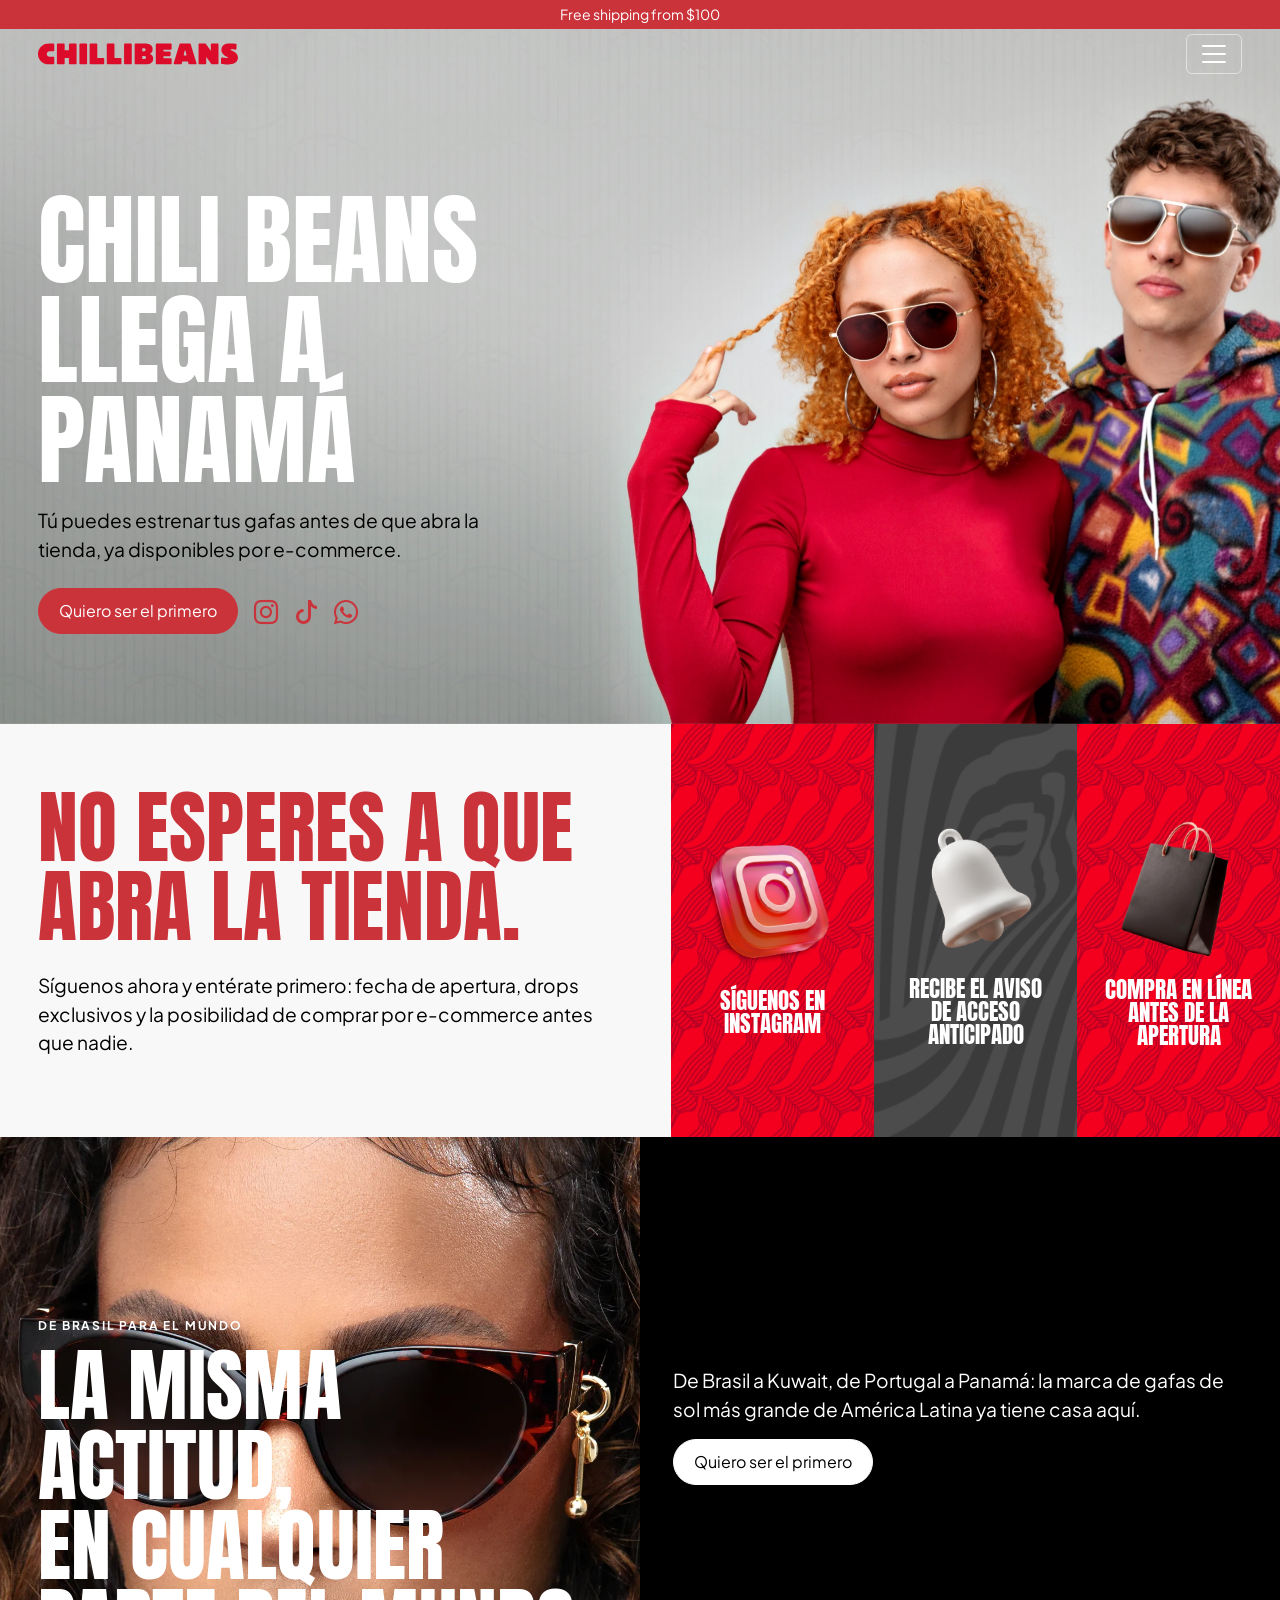
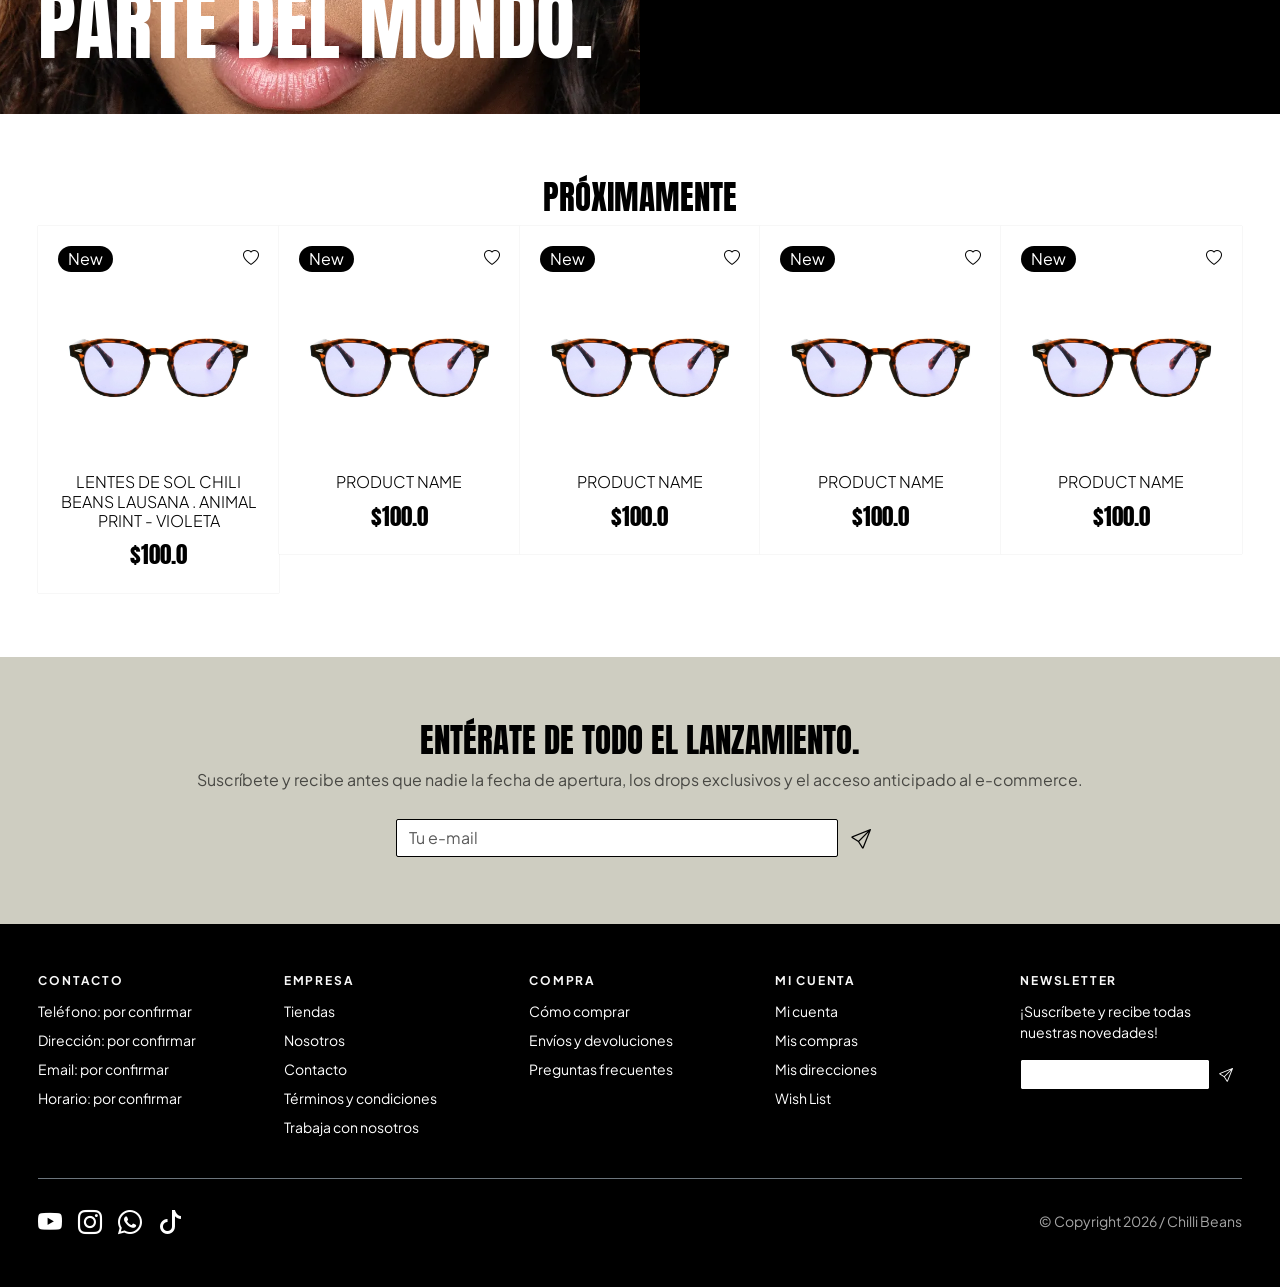
<file: index.html>
<!doctype html>
<html lang="es">
  <head>
    <meta charset="UTF-8" />
    <meta name="viewport" content="width=device-width, initial-scale=1.0" />
    <title>CHILI BEANS</title>
    <link
      href="https://cdn.jsdelivr.net/npm/bootstrap@5.3.8/dist/css/bootstrap.min.css"
      rel="stylesheet"
      integrity="sha384-sRIl4kxILFvY47J16cr9ZwB07vP4J8+LH7qKQnuqkuIAvNWLzeN8tE5YBujZqJLB"
      crossorigin="anonymous"
    />
    <link
      rel="stylesheet"
      href="https://cdn.jsdelivr.net/npm/bootstrap-icons@1.11.3/font/bootstrap-icons.min.css"
    />

    <link rel="stylesheet" href="style.css" />
  </head>
  <body>
    <nav class="navbar navbar-expand-xxl fixed-top navbar-light p-0 d-block">
      <div class="container-fluid bg-red d-block py-1 text-center small">
        Free shipping from $100
      </div>

      <div class="container-fluid py-0 my-0 border-bottom border-black">
        <a class="navbar-brand" href="#"
          ><img src="logo.svg" width="200" height="40" alt="Chilli Beans"
        /></a>
        <button
          class="navbar-toggler"
          type="button"
          data-bs-toggle="collapse"
          data-bs-target="#mainNav"
          aria-controls="mainNav"
          aria-expanded="false"
          aria-label="Toggle navigation"
        >
          <span class="navbar-toggler-icon"></span>
        </button>

        <div class="collapse navbar-collapse" id="mainNav">
          <ul class="navbar-nav ms-auto">
            <li class="nav-item">
              <a class="nav-link" href="#">Sale</a>
            </li>
            <li class="nav-item">
              <a class="nav-link" href="#">New in</a>
            </li>
            <li class="nav-item">
              <a class="nav-link" href="#">Lentes de sol</a>
            </li>
            <li class="nav-item">
              <a class="nav-link" href="#">Armazones</a>
            </li>
            <li class="nav-item">
              <a class="nav-link" href="#">Accesorios</a>
            </li>
            <li class="nav-item dropdown">
              <a
                class="nav-link dropdown-toggle"
                href="#"
                role="button"
                data-bs-toggle="dropdown"
                aria-expanded="false"
                >Estilos</a
              >
              <ul class="dropdown-menu">
                <li><a class="dropdown-item" href="#">Clásicos</a></li>
                <li><a class="dropdown-item" href="#">Deportivo / Sport</a></li>
                <li>
                  <a class="dropdown-item" href="#">Tendencia / Trendy</a>
                </li>
                <li><a class="dropdown-item" href="#">Coloridos</a></li>
                <li><a class="dropdown-item" href="#">Minimalistas</a></li>
              </ul>
            </li>
            <li class="nav-item dropdown">
              <a
                class="nav-link dropdown-toggle"
                href="#"
                role="button"
                data-bs-toggle="dropdown"
                aria-expanded="false"
                >Colecciones</a
              >
              <ul class="dropdown-menu">
                <li><a class="dropdown-item" href="#">Chilli Beans</a></li>
                <li><a class="dropdown-item" href="#">Óptica</a></li>
                <li><a class="dropdown-item" href="#">Eco</a></li>
                <li><a class="dropdown-item" href="#">Alok</a></li>
                <li><a class="dropdown-item" href="#">Reebok</a></li>
                <li><a class="dropdown-item" href="#">Beatles</a></li>
                <li><a class="dropdown-item" href="#">NBA</a></li>
                <li><a class="dropdown-item" href="#">Anitta</a></li>
                <li><a class="dropdown-item" href="#">Volkswagen</a></li>
                <li><a class="dropdown-item" href="#">Havaianas</a></li>
              </ul>
            </li>
            <li class="nav-item">
              <a class="nav-link" href="#">Contacto</a>
            </li>
            <li class="nav-item">
              <a class="nav-link" href="#" aria-label="Mi cuenta"
                ><i class="bi bi-person fs-5" aria-hidden="true"></i
              ></a>
            </li>
            <li class="nav-item">
              <a class="nav-link" href="#" aria-label="Bolsa de compras"
                ><i class="bi bi-bag fs-5" aria-hidden="true"></i
              ></a>
            </li>
            <li class="nav-item">
              <form class="d-flex align-items-center px-2" role="search">
                <input
                  class="form-control form-control-sm mb-2 mb-lg-0"
                  type="search"
                  placeholder="Buscar"
                  aria-label="Buscar"
                />
                <button class="btn btn-sm" type="submit" aria-label="Buscar">
                  <i class="bi bi-search" aria-hidden="true"></i>
                </button>
              </form>
            </li>
          </ul>
        </div>
      </div>
    </nav>

    <main>
      <!-- Hero -->
      <section
        class="bg-white position-relative overflow-hidden hero d-flex align-items-end"
      >
        <img
          src="hero4.webp"
          class="position-absolute top-0 start-0 w-100 h-100 object-fit-cover"
          alt=""
        />
        <div class="container-fluid position-relative w-100">
          <div class="row">
            <div class="col-lg-5">
              <h1 class="text-white mb-3">Chili beans </br> llega a Panamá</h1>
              <p class="text-md">
                Tú puedes estrenar tus gafas antes de que abra la tienda, ya
                disponibles por e-commerce.
              </p>
              <div class="d-flex flex-wrap align-items-center gap-3 mt-4">
                <a href="#acceso" class="btn-brand"
                  ><span class="hover-fx"></span
                  ><span class="btn-text">Quiero ser el primero</span></a
                >
                <a href="#siguenos" aria-label="Instagram"
                  ><i class="bi bi-instagram fs-4" aria-hidden="true"></i
                ></a>
                <a href="#siguenos" aria-label="TikTok"
                  ><i class="bi bi-tiktok fs-4" aria-hidden="true"></i
                ></a>
                <a href="#siguenos" aria-label="WhatsApp"
                  ><i class="bi bi-whatsapp fs-4" aria-hidden="true"></i
                ></a>
              </div>
            </div>
          </div>
        </div>
      </section>

      <!-- Acceso anticipado -->
      <section class="bg-smoke py-5 py-lg-0" id="acceso">
        <div class="container-fluid pe-lg-4">
          <div class="row g-5">
            <div
              class="col-lg-6 d-flex flex-column justify-content-center py-gutter"
            >
              <h2 class="impact mb-4 red-text" style="max-width: 700px">
                No esperes a que abra la tienda.
              </h2>
              <p class="text-md" style="max-width: 700px">
                Síguenos ahora y entérate primero: fecha de apertura, drops
                exclusivos y la posibilidad de comprar por e-commerce antes que
                nadie.
              </p>
            </div>
            <div class="col-lg-6 pe-lg-0">
              <div class="row row-cols-1 g-2 g-lg-0 row-cols-md-3 h-100">
                <div class="col">
                  <div
                    class="card-step"
                    style="
                      background-image: url(texture.webp);
                      min-height: 100px;
                    "
                  >
                    <a
                      href="https://www.instagram.com/chillibeans.panama/"
                      target="_blank"
                      rel="noopener"
                      ><img
                        src="insta.webp"
                        alt="Instagram de Chilli Beans Panamá"
                    /></a>
                    Síguenos en Instagram
                  </div>
                </div>
                <div class="col">
                  <div
                    class="card-step"
                    style="
                      background-image: url(texture-2.webp);
                      min-height: 100px;
                    "
                  >
                    <img src="notified.webp" /> Recibe el aviso de acceso
                    anticipado
                  </div>
                </div>
                <div class="col">
                  <div
                    class="card-step"
                    style="
                      background-image: url(texture.webp);
                      min-height: 100px;
                    "
                  >
                    <img src="shopbag.webp" />
                    Compra en línea antes de la apertura
                  </div>
                </div>
              </div>
            </div>
          </div>
        </div>
      </section>

      <!-- Actitud global -->
      <section class="split">
        <div
          class="bg-red"
          style="
            background-image: url(&quot;concept-3.webp&quot;);
            background-size: cover;
            background-position: center;
            padding-top: 20vh;
          "
        >
          <p class="eyebrow">De Brasil para el mundo</p>
          <p class="impact">
            La misma actitud,<br />en cualquier parte del mundo.
          </p>
        </div>
        <div class="bg-black d-flex flex-column justify-content-center">
          <p class="text-md">
            De Brasil a Kuwait, de Portugal a Panamá: la marca de gafas de sol
            más grande de América Latina ya tiene casa aquí.
          </p>
          <a href="#acceso" class="btn-two"
            ><span class="hover-fx"></span
            ><span class="btn-text">Quiero ser el primero</span></a
          >
        </div>
      </section>

      <!-- Universo / productos -->
      <section class="bg-white">
        <div class="container-fluid">
          <h2 class="text-center">Próximamente</h2>
          <div class="row row-cols-2 row-cols-md-3 row-cols-lg-5 g-0">
            <div class="col">
              <div class="product-card">
                <header>
                  <div class="tags">
                    <span class="product-tag">New</span>
                    <span class="favorite" aria-label="Agregar a favoritos">
                      <i class="bi bi-heart"></i>
                    </span>
                  </div>
                  <img class="product-img" src="01.webp" alt="" />
                  <img class="product-img" src="02.webp" alt="" />
                </header>
                <div class="card-content">
                  <h3>
                    Lentes de Sol Chili Beans Lausana . Animal Print - Violeta
                  </h3>
                  <span class="product-price">$100.0</span>
                </div>
              </div>
            </div>
            <div class="col">
              <div class="product-card">
                <header>
                  <div class="tags">
                    <span class="product-tag">New</span>
                    <span class="favorite" aria-label="Agregar a favoritos">
                      <i class="bi bi-heart"></i>
                    </span>
                  </div>
                  <img class="product-img" src="01.webp" alt="" />
                  <img class="product-img" src="02.webp" alt="" />
                </header>
                <div class="card-content">
                  <h3>Product Name</h3>
                  <span class="product-price">$100.0</span>
                </div>
              </div>
            </div>
            <div class="col">
              <div class="product-card">
                <header>
                  <div class="tags">
                    <span class="product-tag">New</span>
                    <span class="favorite" aria-label="Agregar a favoritos">
                      <i class="bi bi-heart"></i>
                    </span>
                  </div>
                  <img class="product-img" src="01.webp" alt="" />
                  <img class="product-img" src="02.webp" alt="" />
                </header>
                <div class="card-content">
                  <h3>Product Name</h3>
                  <span class="product-price">$100.0</span>
                </div>
              </div>
            </div>
            <div class="col">
              <div class="product-card">
                <header>
                  <div class="tags">
                    <span class="product-tag">New</span>
                    <span class="favorite" aria-label="Agregar a favoritos">
                      <i class="bi bi-heart"></i>
                    </span>
                  </div>
                  <img class="product-img" src="01.webp" alt="" />
                  <img class="product-img" src="02.webp" alt="" />
                </header>
                <div class="card-content">
                  <h3>Product Name</h3>
                  <span class="product-price">$100.0</span>
                </div>
              </div>
            </div>
            <div class="col">
              <div class="product-card">
                <header>
                  <div class="tags">
                    <span class="product-tag">New</span>
                    <span class="favorite" aria-label="Agregar a favoritos">
                      <i class="bi bi-heart"></i>
                    </span>
                  </div>
                  <img class="product-img" src="01.webp" alt="" />
                  <img class="product-img" src="02.webp" alt="" />
                </header>
                <div class="card-content">
                  <h3>Product Name</h3>
                  <span class="product-price">$100.0</span>
                </div>
              </div>
            </div>
          </div>
        </div>
      </section>

      <!-- Newsletter -->
      <section class="bg-cream" id="newsletter">
        <div class="container-fluid text-center">
          <h2>Entérate de todo el lanzamiento.</h2>
          <p class="text-muted mx-auto">
            Suscríbete y recibe antes que nadie la fecha de apertura, los drops
            exclusivos y el acceso anticipado al e-commerce.
          </p>
          <div class="row justify-content-center mt-4">
            <div class="col-md-8 col-lg-5">
              <form class="d-flex align-items-center">
                <input
                  class="form-control"
                  type="email"
                  placeholder="Tu e-mail"
                  aria-label="Tu e-mail"
                  required
                />
                <button class="btn" type="submit" aria-label="Suscribirme">
                  <i class="bi bi-send fs-5" aria-hidden="true"></i>
                </button>
              </form>
            </div>
          </div>
        </div>
      </section>

      <!-- Síguenos -->

      <footer class="bg-black py-5">
        <div class="container-fluid">
          <div class="row row-cols-2 row-cols-md-3 row-cols-lg-5 g-4">
            <div class="col">
              <p class="eyebrow">Contacto</p>
              <ul class="list-unstyled small">
                <li class="mb-2">Teléfono: por confirmar</li>
                <li class="mb-2">Dirección: por confirmar</li>
                <li class="mb-2">Email: por confirmar</li>
                <li class="mb-2">Horario: por confirmar</li>
              </ul>
            </div>
            <div class="col">
              <p class="eyebrow">Empresa</p>
              <ul class="list-unstyled small">
                <li class="mb-2"><a href="#">Tiendas</a></li>
                <li class="mb-2"><a href="#">Nosotros</a></li>
                <li class="mb-2"><a href="#">Contacto</a></li>
                <li class="mb-2"><a href="#">Términos y condiciones</a></li>
                <li class="mb-2"><a href="#">Trabaja con nosotros</a></li>
              </ul>
            </div>
            <div class="col">
              <p class="eyebrow">Compra</p>
              <ul class="list-unstyled small">
                <li class="mb-2"><a href="#">Cómo comprar</a></li>
                <li class="mb-2"><a href="#">Envíos y devoluciones</a></li>
                <li class="mb-2"><a href="#">Preguntas frecuentes</a></li>
              </ul>
            </div>
            <div class="col">
              <p class="eyebrow">Mi cuenta</p>
              <ul class="list-unstyled small">
                <li class="mb-2"><a href="#">Mi cuenta</a></li>
                <li class="mb-2"><a href="#">Mis compras</a></li>
                <li class="mb-2"><a href="#">Mis direcciones</a></li>
                <li class="mb-2"><a href="#">Wish List</a></li>
              </ul>
            </div>
            <div class="col-12 col-lg">
              <p class="eyebrow">Newsletter</p>
              <p class="small">
                ¡Suscríbete y recibe todas nuestras novedades!
              </p>
              <form class="d-flex align-items-center">
                <input
                  class="form-control form-control-sm"
                  type="email"
                  placeholder="Tu e-mail"
                  aria-label="Tu e-mail"
                  required
                />
                <button
                  class="btn btn-sm"
                  type="submit"
                  aria-label="Suscribirme"
                >
                  <i class="bi bi-send" aria-hidden="true"></i>
                </button>
              </form>
            </div>
          </div>

          <div
            class="d-flex flex-wrap justify-content-between align-items-center gap-3 border-top border-secondary pt-4 mt-4"
          >
            <div class="d-flex gap-3">
              <a href="#" aria-label="YouTube"
                ><i class="bi bi-youtube fs-4" aria-hidden="true"></i
              ></a>
              <a
                href="https://www.instagram.com/chillibeans.panama/"
                target="_blank"
                rel="noopener"
                aria-label="Instagram"
                ><i class="bi bi-instagram fs-4" aria-hidden="true"></i
              ></a>
              <a href="#" aria-label="WhatsApp"
                ><i class="bi bi-whatsapp fs-4" aria-hidden="true"></i
              ></a>
              <a href="#" aria-label="TikTok"
                ><i class="bi bi-tiktok fs-4" aria-hidden="true"></i
              ></a>
            </div>
            <p class="text-muted small m-0">© Copyright 2026 / Chilli Beans</p>
          </div>
        </div>
      </footer>
    </main>
    <script
      src="https://cdn.jsdelivr.net/npm/bootstrap@5.3.3/dist/js/bootstrap.bundle.min.js"
      integrity="sha384-YvpcrYf0tY3lHB60NNkmXc5s9fDVZLESaAA55NDzOxhy9GkcIdslK1eN7N6jIeHz"
      crossorigin="anonymous"
    ></script>
    <script src="script.js"></script>
  </body>
</html>
</file>
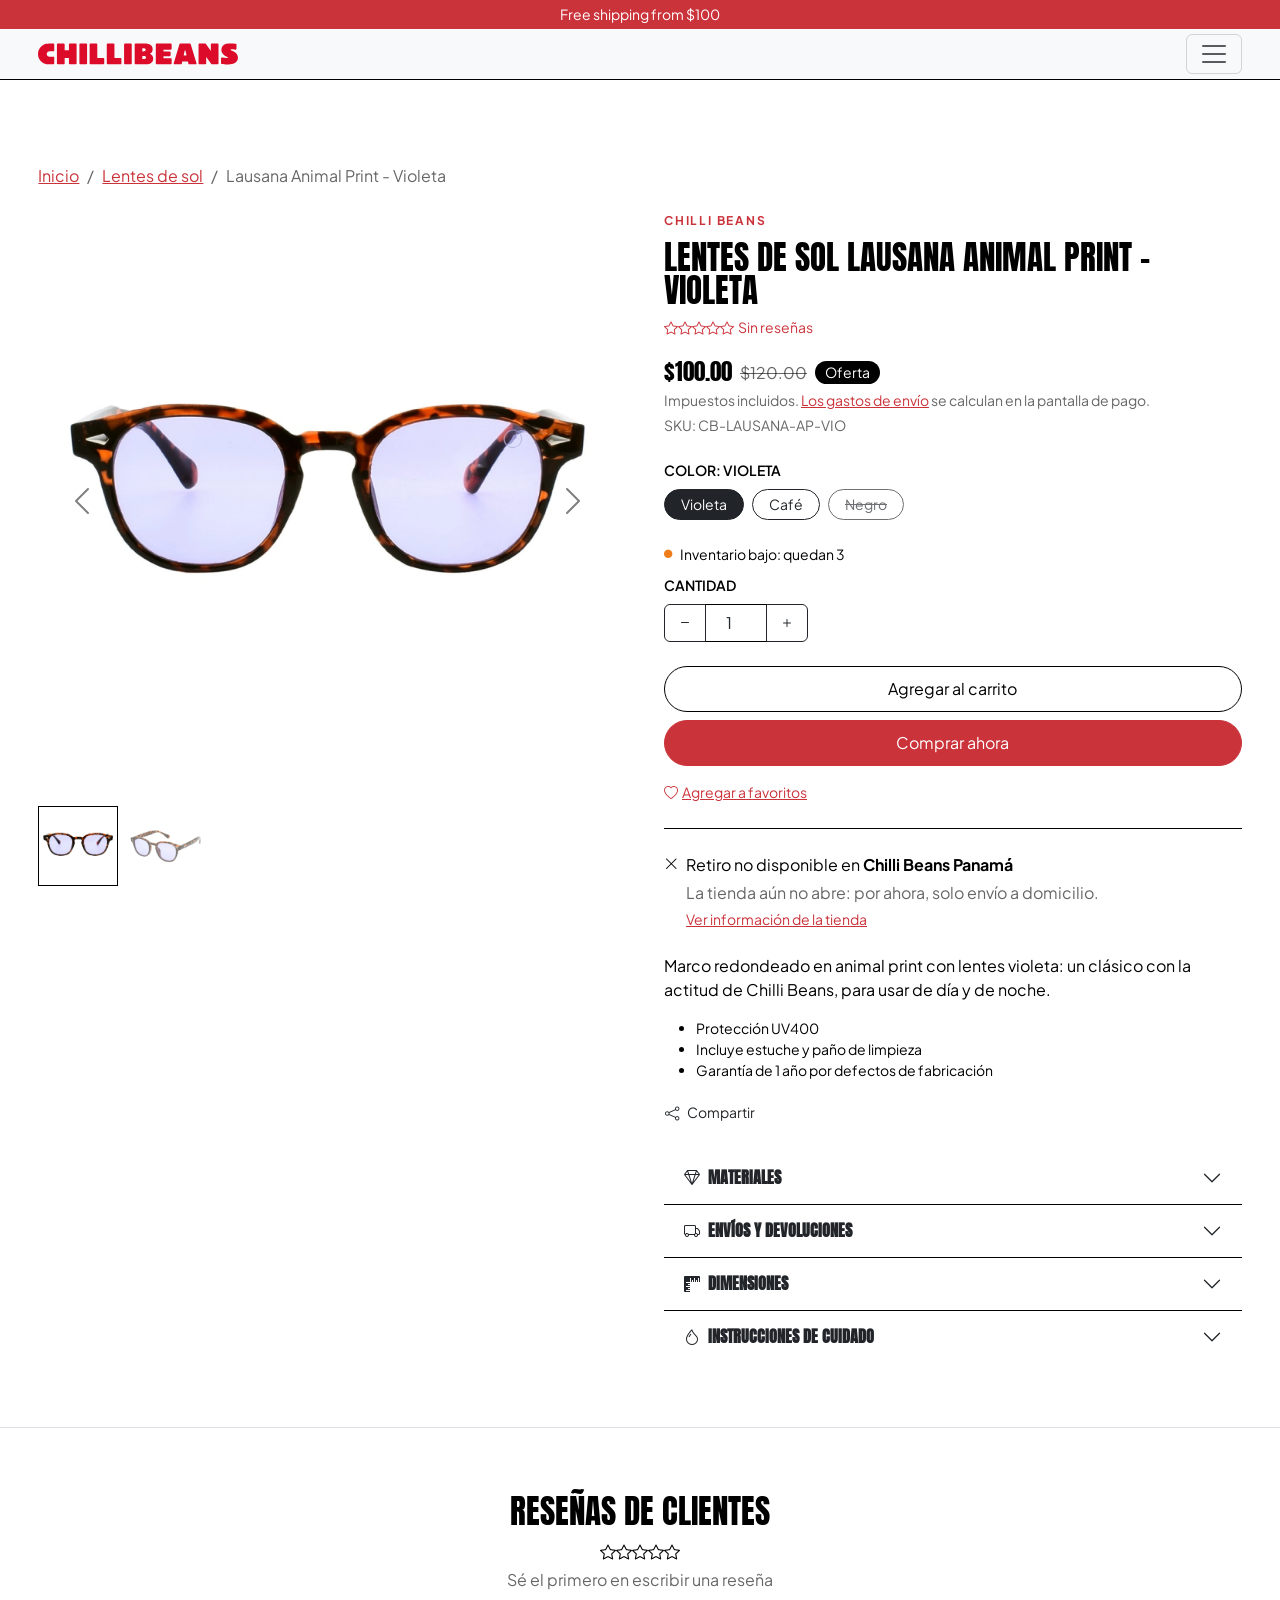
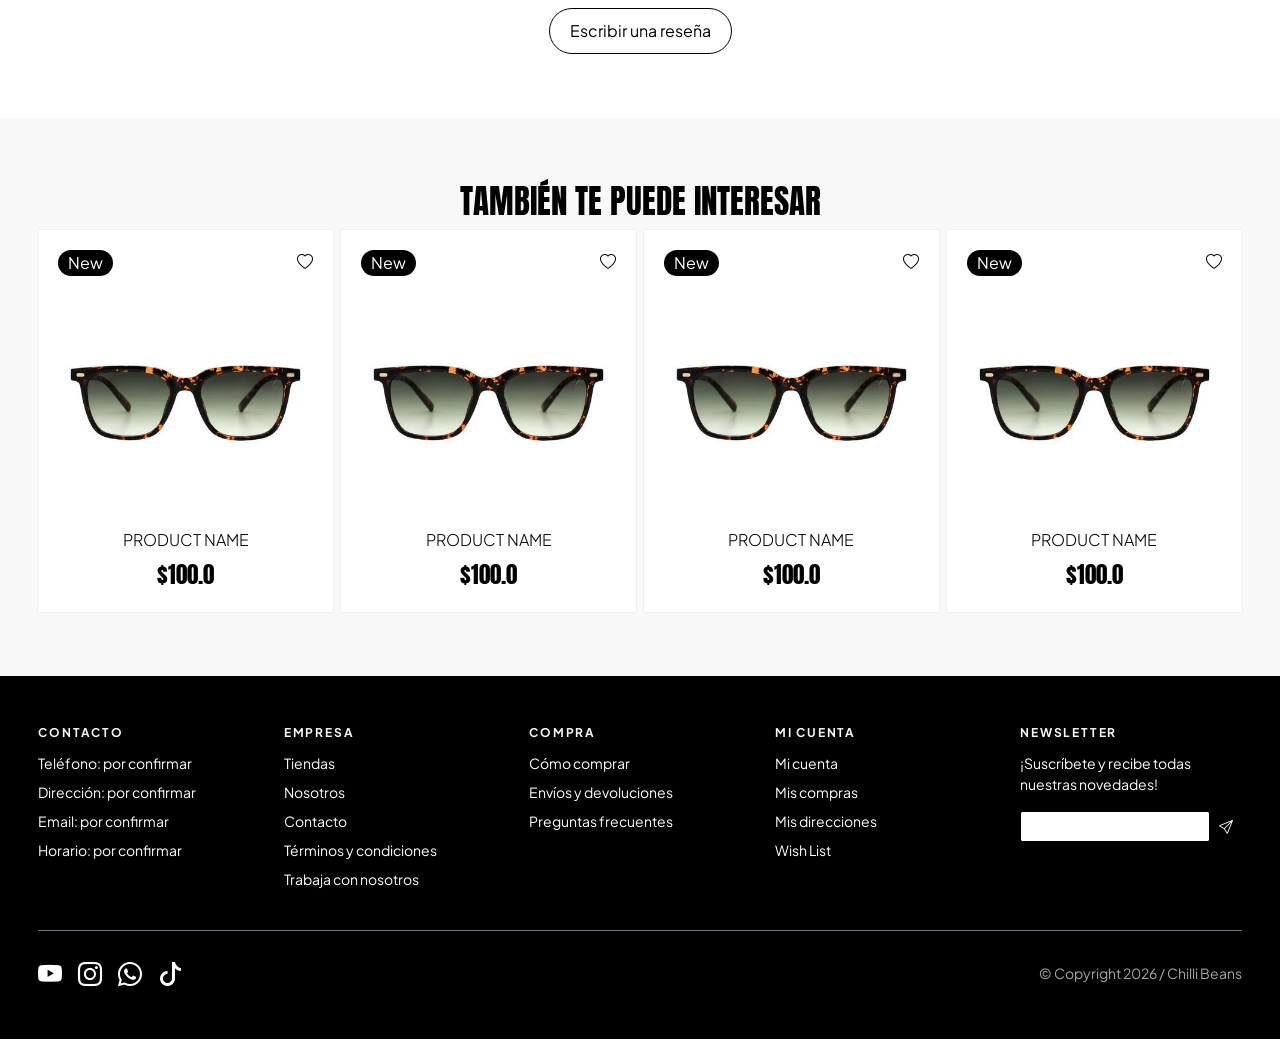
<file: producto.html>
<!doctype html>
<html lang="es">
  <head>
    <meta charset="UTF-8" />
    <meta name="viewport" content="width=device-width, initial-scale=1.0" />
    <title>Lentes de sol Lausana · Chilli Beans</title>
    <link
      href="https://cdn.jsdelivr.net/npm/bootstrap@5.3.8/dist/css/bootstrap.min.css"
      rel="stylesheet"
      integrity="sha384-sRIl4kxILFvY47J16cr9ZwB07vP4J8+LH7qKQnuqkuIAvNWLzeN8tE5YBujZqJLB"
      crossorigin="anonymous"
    />
    <link
      rel="stylesheet"
      href="https://cdn.jsdelivr.net/npm/bootstrap-icons@1.11.3/font/bootstrap-icons.min.css"
    />

    <link rel="stylesheet" href="style.css" />
  </head>
  <body>
    <nav class="navbar navbar-expand-xxl fixed-top navbar-light p-0 d-block bg-light">
      <div class="container-fluid bg-red d-block py-1 text-center small">
        Free shipping from $100
      </div>

      <div class="container-fluid py-0 my-0 border-bottom border-black">
        <a class="navbar-brand" href="index.html"
          ><img src="logo.svg" width="200" height="40" alt="Chilli Beans"
        /></a>
        <button
          class="navbar-toggler"
          type="button"
          data-bs-toggle="collapse"
          data-bs-target="#mainNav"
          aria-controls="mainNav"
          aria-expanded="false"
          aria-label="Toggle navigation"
        >
          <span class="navbar-toggler-icon"></span>
        </button>

        <div class="collapse navbar-collapse" id="mainNav">
          <ul class="navbar-nav ms-auto">
            <li class="nav-item">
              <a class="nav-link" href="#">Sale</a>
            </li>
            <li class="nav-item">
              <a class="nav-link" href="#">New in</a>
            </li>
            <li class="nav-item">
              <a class="nav-link active" aria-current="page" href="#">Lentes de sol</a>
            </li>
            <li class="nav-item">
              <a class="nav-link" href="#">Armazones</a>
            </li>
            <li class="nav-item">
              <a class="nav-link" href="#">Accesorios</a>
            </li>
            <li class="nav-item dropdown">
              <a
                class="nav-link dropdown-toggle"
                href="#"
                role="button"
                data-bs-toggle="dropdown"
                aria-expanded="false"
                >Estilos</a
              >
              <ul class="dropdown-menu">
                <li><a class="dropdown-item" href="#">Clásicos</a></li>
                <li><a class="dropdown-item" href="#">Deportivo / Sport</a></li>
                <li><a class="dropdown-item" href="#">Tendencia / Trendy</a></li>
                <li><a class="dropdown-item" href="#">Coloridos</a></li>
                <li><a class="dropdown-item" href="#">Minimalistas</a></li>
              </ul>
            </li>
            <li class="nav-item dropdown">
              <a
                class="nav-link dropdown-toggle"
                href="#"
                role="button"
                data-bs-toggle="dropdown"
                aria-expanded="false"
                >Colecciones</a
              >
              <ul class="dropdown-menu">
                <li><a class="dropdown-item" href="#">Chilli Beans</a></li>
                <li><a class="dropdown-item" href="#">Óptica</a></li>
                <li><a class="dropdown-item" href="#">Eco</a></li>
                <li><a class="dropdown-item" href="#">Alok</a></li>
                <li><a class="dropdown-item" href="#">Reebok</a></li>
                <li><a class="dropdown-item" href="#">Beatles</a></li>
                <li><a class="dropdown-item" href="#">NBA</a></li>
                <li><a class="dropdown-item" href="#">Anitta</a></li>
                <li><a class="dropdown-item" href="#">Volkswagen</a></li>
                <li><a class="dropdown-item" href="#">Havaianas</a></li>
              </ul>
            </li>
            <li class="nav-item">
              <a class="nav-link" href="#">Contacto</a>
            </li>
            <li class="nav-item">
              <a class="nav-link" href="#" aria-label="Mi cuenta"
                ><i class="bi bi-person fs-5" aria-hidden="true"></i
              ></a>
            </li>
            <li class="nav-item">
              <a class="nav-link" href="#" aria-label="Bolsa de compras"
                ><i class="bi bi-bag fs-5" aria-hidden="true"></i
              ></a>
            </li>
            <li class="nav-item">
              <form class="d-flex align-items-center px-2" role="search">
                <input
                  class="form-control form-control-sm mb-2 mb-lg-0"
                  type="search"
                  placeholder="Buscar"
                  aria-label="Buscar"
                />
                <button class="btn btn-sm" type="submit" aria-label="Buscar">
                  <i class="bi bi-search" aria-hidden="true"></i>
                </button>
              </form>
            </li>
          </ul>
        </div>
      </div>
    </nav>

    <main>
      <!-- Producto -->
      <section
        class="bg-white"
        style="padding-top: calc(var(--gutter-y) + 100px)"
      >
        <div class="container-fluid">
          <nav aria-label="Ruta de navegación">
            <ol class="breadcrumb small mb-4">
              <li class="breadcrumb-item"><a href="index.html">Inicio</a></li>
              <li class="breadcrumb-item"><a href="#">Lentes de sol</a></li>
              <li class="breadcrumb-item active" aria-current="page">
                Lausana Animal Print - Violeta
              </li>
            </ol>
          </nav>

          <div class="row g-5">
            <!-- Galería -->
            <div class="col-lg-6">
              <div class="sticky-lg-top" style="top: 120px">
                <div
                  id="productGallery"
                  class="carousel slide"
                  data-bs-theme="dark"
                >
                  <div class="carousel-inner">
                    <div class="carousel-item active">
                      <img
                        class="product-img d-block"
                        src="01.webp"
                        alt="Lentes de sol Lausana Animal Print con lentes violeta, vista frontal"
                      />
                    </div>
                    <div class="carousel-item">
                      <img
                        class="product-img d-block"
                        src="02.webp"
                        alt="Lentes de sol Lausana Animal Print con lentes violeta, vista lateral"
                      />
                    </div>
                  </div>
                  <button
                    class="carousel-control-prev"
                    type="button"
                    data-bs-target="#productGallery"
                    data-bs-slide="prev"
                  >
                    <span
                      class="carousel-control-prev-icon"
                      aria-hidden="true"
                    ></span>
                    <span class="visually-hidden">Foto anterior</span>
                  </button>
                  <button
                    class="carousel-control-next"
                    type="button"
                    data-bs-target="#productGallery"
                    data-bs-slide="next"
                  >
                    <span
                      class="carousel-control-next-icon"
                      aria-hidden="true"
                    ></span>
                    <span class="visually-hidden">Foto siguiente</span>
                  </button>
                </div>

                <div class="product-thumbs d-flex gap-2 mt-3">
                  <button
                    type="button"
                    class="active"
                    data-bs-target="#productGallery"
                    data-bs-slide-to="0"
                    aria-label="Ver foto 1"
                    aria-current="true"
                  >
                    <img class="product-img" src="01.webp" alt="" />
                  </button>
                  <button
                    type="button"
                    data-bs-target="#productGallery"
                    data-bs-slide-to="1"
                    aria-label="Ver foto 2"
                  >
                    <img class="product-img" src="02.webp" alt="" />
                  </button>
                </div>
              </div>
            </div>

            <!-- Información (bloques estándar de la página de producto de Shopify) -->
            <div class="col-lg-6">
              <!-- Proveedor -->
              <p class="eyebrow">Chilli Beans</p>
              <!-- Título -->
              <h1 class="mb-2" style="font-size: var(--xxl)">
                Lentes de sol Lausana Animal Print - Violeta
              </h1>
              <!-- Valoración (app de reseñas) -->
              <a
                href="#resenas"
                class="d-inline-flex align-items-center gap-1 small text-decoration-none"
              >
                <span aria-hidden="true">
                  <i class="bi bi-star"></i><i class="bi bi-star"></i
                  ><i class="bi bi-star"></i><i class="bi bi-star"></i
                  ><i class="bi bi-star"></i>
                </span>
                Sin reseñas
              </a>

              <!-- Precio -->
              <div class="d-flex flex-wrap align-items-center gap-2 mt-3">
                <span class="visually-hidden">Precio de venta</span>
                <span class="product-price">$100.00</span>
                <span class="visually-hidden">Precio habitual</span>
                <s class="text-muted">$120.00</s>
                <span class="product-tag small">Oferta</span>
              </div>
              <p class="small text-muted mb-1">
                Impuestos incluidos.
                <a href="#info-envios">Los gastos de envío</a> se calculan en la
                pantalla de pago.
              </p>
              <p class="small text-muted">SKU: CB-LAUSANA-AP-VIO</p>

              <!-- Selector de variantes -->
              <fieldset class="mt-4">
                <legend class="small fw-semibold text-uppercase mb-2">
                  Color: <span data-variant-label>Violeta</span>
                </legend>
                <div class="d-flex flex-wrap gap-2">
                  <input
                    type="radio"
                    class="btn-check"
                    name="color"
                    id="color-violeta"
                    value="Violeta"
                    checked
                  />
                  <label
                    class="btn btn-sm btn-outline-dark rounded-pill px-3"
                    for="color-violeta"
                    >Violeta</label
                  >
                  <input
                    type="radio"
                    class="btn-check"
                    name="color"
                    id="color-cafe"
                    value="Café"
                  />
                  <label
                    class="btn btn-sm btn-outline-dark rounded-pill px-3"
                    for="color-cafe"
                    >Café</label
                  >
                  <input
                    type="radio"
                    class="btn-check"
                    name="color"
                    id="color-negro"
                    value="Negro"
                    disabled
                  />
                  <label
                    class="btn btn-sm btn-outline-dark rounded-pill px-3 text-decoration-line-through"
                    for="color-negro"
                    >Negro<span class="visually-hidden"> (agotado)</span></label
                  >
                </div>
              </fieldset>

              <!-- Inventario -->
              <p class="small d-flex align-items-center gap-2 mt-4 mb-2">
                <i
                  class="bi bi-circle-fill"
                  style="color: var(--orange); font-size: 0.6em"
                  aria-hidden="true"
                ></i>
                Inventario bajo: quedan 3
              </p>

              <!-- Selector de cantidad -->
              <label for="cantidad" class="small fw-semibold text-uppercase mb-2"
                >Cantidad</label
              >
              <div class="input-group" style="width: 9rem">
                <button
                  class="btn btn-outline-dark"
                  type="button"
                  data-qty="down"
                  aria-label="Reducir la cantidad"
                >
                  <i class="bi bi-dash" aria-hidden="true"></i>
                </button>
                <input
                  class="form-control text-center"
                  type="number"
                  id="cantidad"
                  name="cantidad"
                  value="1"
                  min="1"
                />
                <button
                  class="btn btn-outline-dark"
                  type="button"
                  data-qty="up"
                  aria-label="Aumentar la cantidad"
                >
                  <i class="bi bi-plus" aria-hidden="true"></i>
                </button>
              </div>

              <!-- Botones de compra -->
              <div class="d-grid gap-2 mt-4">
                <button type="button" class="btn-two w-100 justify-content-center">
                  <span class="hover-fx"></span
                  ><span class="btn-text">Agregar al carrito</span>
                </button>
                <button type="button" class="btn-brand w-100 justify-content-center">
                  <span class="hover-fx"></span
                  ><span class="btn-text">Comprar ahora</span>
                </button>
              </div>
              <a href="#" class="d-inline-block small mt-3"
                ><i class="bi bi-heart me-1" aria-hidden="true"></i>Agregar a
                favoritos</a
              >

              <!-- Disponibilidad de retiro -->
              <div class="d-flex gap-2 small border-top border-black pt-4 mt-4">
                <i class="bi bi-x-lg" aria-hidden="true"></i>
                <div>
                  <p class="mb-1">
                    Retiro no disponible en
                    <strong>Chilli Beans Panamá</strong>
                  </p>
                  <p class="text-muted mb-1">
                    La tienda aún no abre: por ahora, solo envío a domicilio.
                  </p>
                  <a href="#">Ver información de la tienda</a>
                </div>
              </div>

              <!-- Descripción -->
              <div class="mt-4">
                <p>
                  Marco redondeado en animal print con lentes violeta: un
                  clásico con la actitud de Chilli Beans, para usar de día y de
                  noche.
                </p>
                <ul class="small">
                  <li>Protección UV400</li>
                  <li>Incluye estuche y paño de limpieza</li>
                  <li>Garantía de 1 año por defectos de fabricación</li>
                </ul>
              </div>

              <!-- Compartir -->
              <button
                type="button"
                class="btn btn-sm px-0 d-inline-flex align-items-center gap-2"
                data-share
              >
                <i class="bi bi-share" aria-hidden="true"></i
                ><span>Compartir</span>
              </button>

              <!-- Pestañas desplegables -->
              <div class="accordion accordion-flush mt-4" id="productInfo">
                <div class="accordion-item">
                  <h2 class="accordion-header">
                    <button
                      class="accordion-button collapsed text-uppercase fw-semibold"
                      type="button"
                      data-bs-toggle="collapse"
                      data-bs-target="#info-materiales"
                      aria-expanded="false"
                      aria-controls="info-materiales"
                    >
                      <i class="bi bi-gem me-2" aria-hidden="true"></i>Materiales
                    </button>
                  </h2>
                  <div
                    id="info-materiales"
                    class="accordion-collapse collapse"
                    data-bs-parent="#productInfo"
                  >
                    <div class="accordion-body">
                      <table class="table table-sm small mb-0">
                        <tbody>
                          <tr>
                            <th scope="row">Marco</th>
                            <td>Acetato</td>
                          </tr>
                          <tr>
                            <th scope="row">Lentes</th>
                            <td>Policarbonato, protección UV400</td>
                          </tr>
                          <tr>
                            <th scope="row">Bisagras</th>
                            <td>Metálicas</td>
                          </tr>
                        </tbody>
                      </table>
                    </div>
                  </div>
                </div>
                <div class="accordion-item">
                  <h2 class="accordion-header">
                    <button
                      class="accordion-button collapsed text-uppercase fw-semibold"
                      type="button"
                      data-bs-toggle="collapse"
                      data-bs-target="#info-envios"
                      aria-expanded="false"
                      aria-controls="info-envios"
                    >
                      <i class="bi bi-truck me-2" aria-hidden="true"></i>Envíos y
                      devoluciones
                    </button>
                  </h2>
                  <div
                    id="info-envios"
                    class="accordion-collapse collapse"
                    data-bs-parent="#productInfo"
                  >
                    <div class="accordion-body small">
                      <p>
                        Envío gratis en compras desde $100. Los pedidos se
                        despachan en 1 a 2 días hábiles y llegan en 3 a 5 días
                        hábiles.
                      </p>
                      <p class="mb-0">
                        Tienes 30 días desde que recibes tu pedido para pedir un
                        cambio o devolución, con el producto sin uso y en su
                        empaque original.
                        <a href="#">Ver política de reembolso</a>
                      </p>
                    </div>
                  </div>
                </div>
                <div class="accordion-item">
                  <h2 class="accordion-header">
                    <button
                      class="accordion-button collapsed text-uppercase fw-semibold"
                      type="button"
                      data-bs-toggle="collapse"
                      data-bs-target="#info-dimensiones"
                      aria-expanded="false"
                      aria-controls="info-dimensiones"
                    >
                      <i class="bi bi-rulers me-2" aria-hidden="true"></i
                      >Dimensiones
                    </button>
                  </h2>
                  <div
                    id="info-dimensiones"
                    class="accordion-collapse collapse"
                    data-bs-parent="#productInfo"
                  >
                    <div class="accordion-body">
                      <table class="table table-sm small mb-0">
                        <tbody>
                          <tr>
                            <th scope="row">Ancho del lente</th>
                            <td>49 mm</td>
                          </tr>
                          <tr>
                            <th scope="row">Alto del lente</th>
                            <td>42 mm</td>
                          </tr>
                          <tr>
                            <th scope="row">Puente</th>
                            <td>22 mm</td>
                          </tr>
                          <tr>
                            <th scope="row">Largo de patillas</th>
                            <td>145 mm</td>
                          </tr>
                          <tr>
                            <th scope="row">Peso</th>
                            <td>28 g</td>
                          </tr>
                        </tbody>
                      </table>
                    </div>
                  </div>
                </div>
                <div class="accordion-item">
                  <h2 class="accordion-header">
                    <button
                      class="accordion-button collapsed text-uppercase fw-semibold"
                      type="button"
                      data-bs-toggle="collapse"
                      data-bs-target="#info-cuidado"
                      aria-expanded="false"
                      aria-controls="info-cuidado"
                    >
                      <i class="bi bi-droplet me-2" aria-hidden="true"></i
                      >Instrucciones de cuidado
                    </button>
                  </h2>
                  <div
                    id="info-cuidado"
                    class="accordion-collapse collapse"
                    data-bs-parent="#productInfo"
                  >
                    <div class="accordion-body small">
                      <ul class="mb-0">
                        <li>
                          Limpia los lentes con el paño incluido o con agua y
                          jabón neutro; evita papel y ropa.
                        </li>
                        <li>
                          Guárdalos en su estuche y no los apoyes con los
                          lentes hacia abajo.
                        </li>
                        <li>
                          No los dejes al sol dentro del auto: el calor puede
                          deformar el marco.
                        </li>
                        <li>Ponlos y sácalos con las dos manos.</li>
                      </ul>
                    </div>
                  </div>
                </div>
              </div>
            </div>
          </div>
        </div>
      </section>

      <!-- Reseñas de clientes (app de reseñas) -->
      <section class="bg-white border-top" id="resenas">
        <div class="container-fluid text-center">
          <h2>Reseñas de clientes</h2>
          <p class="mb-1" aria-hidden="true">
            <i class="bi bi-star"></i><i class="bi bi-star"></i
            ><i class="bi bi-star"></i><i class="bi bi-star"></i
            ><i class="bi bi-star"></i>
          </p>
          <p class="text-muted">Sé el primero en escribir una reseña</p>
          <a href="#" class="btn-two"
            ><span class="hover-fx"></span
            ><span class="btn-text">Escribir una reseña</span></a
          >
        </div>
      </section>

      <!-- Relacionados -->
      <section class="bg-smoke">
        <div class="container-fluid">
          <h2 class="text-center">También te puede interesar</h2>
          <div class="row row-cols-2 row-cols-md-4 g-2">
            <div class="col">
              <div class="product-card">
                <header>
                  <div class="tags">
                    <span class="product-tag">New</span>
                    <span class="favorite" aria-label="Agregar a favoritos">
                      <i class="bi bi-heart"></i>
                    </span>
                  </div>
                  <img class="product-img" src="product.webp" alt="" />
                </header>
                <div class="card-content">
                  <h3>Product Name</h3>
                  <span class="product-price">$100.0</span>
                </div>
              </div>
            </div>
            <div class="col">
              <div class="product-card">
                <header>
                  <div class="tags">
                    <span class="product-tag">New</span>
                    <span class="favorite" aria-label="Agregar a favoritos">
                      <i class="bi bi-heart"></i>
                    </span>
                  </div>
                  <img class="product-img" src="product.webp" alt="" />
                </header>
                <div class="card-content">
                  <h3>Product Name</h3>
                  <span class="product-price">$100.0</span>
                </div>
              </div>
            </div>
            <div class="col">
              <div class="product-card">
                <header>
                  <div class="tags">
                    <span class="product-tag">New</span>
                    <span class="favorite" aria-label="Agregar a favoritos">
                      <i class="bi bi-heart"></i>
                    </span>
                  </div>
                  <img class="product-img" src="product.webp" alt="" />
                </header>
                <div class="card-content">
                  <h3>Product Name</h3>
                  <span class="product-price">$100.0</span>
                </div>
              </div>
            </div>
            <div class="col">
              <div class="product-card">
                <header>
                  <div class="tags">
                    <span class="product-tag">New</span>
                    <span class="favorite" aria-label="Agregar a favoritos">
                      <i class="bi bi-heart"></i>
                    </span>
                  </div>
                  <img class="product-img" src="product.webp" alt="" />
                </header>
                <div class="card-content">
                  <h3>Product Name</h3>
                  <span class="product-price">$100.0</span>
                </div>
              </div>
            </div>
          </div>
        </div>
      </section>
    </main>

    <footer class="bg-black py-5">
      <div class="container-fluid">
        <div class="row row-cols-2 row-cols-md-3 row-cols-lg-5 g-4">
          <div class="col">
            <p class="eyebrow">Contacto</p>
            <ul class="list-unstyled small">
              <li class="mb-2">Teléfono: por confirmar</li>
              <li class="mb-2">Dirección: por confirmar</li>
              <li class="mb-2">Email: por confirmar</li>
              <li class="mb-2">Horario: por confirmar</li>
            </ul>
          </div>
          <div class="col">
            <p class="eyebrow">Empresa</p>
            <ul class="list-unstyled small">
              <li class="mb-2"><a href="#">Tiendas</a></li>
              <li class="mb-2"><a href="#">Nosotros</a></li>
              <li class="mb-2"><a href="#">Contacto</a></li>
              <li class="mb-2"><a href="#">Términos y condiciones</a></li>
              <li class="mb-2"><a href="#">Trabaja con nosotros</a></li>
            </ul>
          </div>
          <div class="col">
            <p class="eyebrow">Compra</p>
            <ul class="list-unstyled small">
              <li class="mb-2"><a href="#">Cómo comprar</a></li>
              <li class="mb-2"><a href="#">Envíos y devoluciones</a></li>
              <li class="mb-2"><a href="#">Preguntas frecuentes</a></li>
            </ul>
          </div>
          <div class="col">
            <p class="eyebrow">Mi cuenta</p>
            <ul class="list-unstyled small">
              <li class="mb-2"><a href="#">Mi cuenta</a></li>
              <li class="mb-2"><a href="#">Mis compras</a></li>
              <li class="mb-2"><a href="#">Mis direcciones</a></li>
              <li class="mb-2"><a href="#">Wish List</a></li>
            </ul>
          </div>
          <div class="col-12 col-lg">
            <p class="eyebrow">Newsletter</p>
            <p class="small">
              ¡Suscríbete y recibe todas nuestras novedades!
            </p>
            <form class="d-flex align-items-center">
              <input
                class="form-control form-control-sm"
                type="email"
                placeholder="Tu e-mail"
                aria-label="Tu e-mail"
                required
              />
              <button class="btn btn-sm" type="submit" aria-label="Suscribirme">
                <i class="bi bi-send" aria-hidden="true"></i>
              </button>
            </form>
          </div>
        </div>

        <div
          class="d-flex flex-wrap justify-content-between align-items-center gap-3 border-top border-secondary pt-4 mt-4"
        >
          <div class="d-flex gap-3">
            <a href="#" aria-label="YouTube"
              ><i class="bi bi-youtube fs-4" aria-hidden="true"></i
            ></a>
            <a
              href="https://www.instagram.com/chillibeans.panama/"
              target="_blank"
              rel="noopener"
              aria-label="Instagram"
              ><i class="bi bi-instagram fs-4" aria-hidden="true"></i
            ></a>
            <a href="#" aria-label="WhatsApp"
              ><i class="bi bi-whatsapp fs-4" aria-hidden="true"></i
            ></a>
            <a href="#" aria-label="TikTok"
              ><i class="bi bi-tiktok fs-4" aria-hidden="true"></i
            ></a>
          </div>
          <p class="text-muted small m-0">© Copyright 2026 / Chilli Beans</p>
        </div>
      </div>
    </footer>
    <script
      src="https://cdn.jsdelivr.net/npm/bootstrap@5.3.3/dist/js/bootstrap.bundle.min.js"
      integrity="sha384-YvpcrYf0tY3lHB60NNkmXc5s9fDVZLESaAA55NDzOxhy9GkcIdslK1eN7N6jIeHz"
      crossorigin="anonymous"
    ></script>
    <script src="script.js"></script>
  </body>
</html>
</file>
<file: style.css>
@import url("https://fonts.googleapis.com/css2?family=Anton&family=Plus+Jakarta+Sans:ital,wght@0,200..800;1,200..800&display=swap");
:root {
  /* Paleta primaria */
  --brand: #cb333b;
  --black: #000000;
  --white: #ffffff;
  /* Paleta Secundaria */
  --cream: #cecdc1;
  --gray: #73818d;
  --blue: #003b4b;
  --orange: #ef7d19;
  --scarlet: #98182b;
  --brown: #381f11;
  --smoke: #f8f8f8;

  --btn-color: var(--brand);
  --btn-text: var(--white);
  --btn2-color: var(--black);
  --btn2-text: var(--white);

  --font-title: "Anton", sans-serif;
  --font-text: "Plus Jakarta Sans", sans-serif;

  --ratio: 1.2;
  --smallest: 12px; /* etiquetas, fechas, metadatos: mínimo legible en web */
  --sm: clamp(
    16px,
    0.7vw,
    18px
  ); /* texto de lectura: 16px (recomendación de Google) */

  --xs: calc(
    var(--sm) / var(--ratio)
  ); /* ~12px · solo para espaciados, no para texto */
  --xxs: calc(
    var(--xs) / var(--ratio)
  ); /* ~9.5px · solo para espaciados, no para texto */

  --md: calc(var(--sm) * var(--ratio)); /* ~21px */
  --lg: calc(var(--md) * var(--ratio)); /* ~27px */
  --xl: calc(var(--lg) * var(--ratio)); /* ~35px */
  --xxl: calc(var(--xl) * var(--ratio)); /* ~46px */
  --xlg: calc(var(--xxl) * var(--ratio) * 2); /* ~59px */
  --gutter-y: clamp(50px, 5vw, 800px);
  --gutter: clamp(10px, 3vw, 800px);
  --transition: 250ms ease;
}
.py-gutter {
  padding-top: var(--gutter-y);

  padding-bottom: var(--gutter-y);
}
body {
  font-family: var(--font-text);
  padding: 0;
  background-color: var(--white);
  margin: 0;
}

h1 {
  font-size: clamp(100px, 5.1vw, 180px);
  font-family: var(--font-title);
  text-transform: uppercase;
  line-height: 1;
}
h2 {
  font-size: var(--xxl);
}
h3 {
  font-size: var(--lg);
}
h4 {
  font-size: var(--md);
}
.text-md {
  font-size: var(--md);
}
p {
  font-size: var(--sm);
}
h1,
h2,
h3,
h4,
h5 {
  font-family: var(--font-title);
  text-transform: uppercase;
}
section {
  padding: var(--gutter-y) 0;
  margin: 0;
}
.container-fluid {
  padding: 0 var(--gutter);
}
/* .split: sección en dos mitades de fondo completo (cada hijo lleva su .bg-*).
   El borde exterior de cada mitad usa --gutter, así el contenido queda alineado
   con el de .container-fluid; hacia el centro el espacio es menor. En móvil
   las mitades se apilan y ambas llevan --gutter a los dos lados. */
.split {
  display: grid;
  grid-template-columns: minmax(0, 1fr); /* no se estira con el contenido */
  padding: 0;
}
.split > * {
  padding: var(--xxl) var(--gutter);
}
@media (min-width: 992px) {
  .split {
    grid-template-columns: minmax(0, 1fr) minmax(0, 1fr);
  }
  .split > :first-child {
    padding-right: var(--xxl);
  }
  .split > :last-child {
    padding-left: var(--xxl);
  }
}
/* Eyebrow: texto corto sobre un título. Toma el color de acento de los
   enlaces de cada .bg-*, que ya está elegido para leerse sobre ese fondo. */
.eyebrow {
  font-family: var(--font-text);
  font-size: var(--smallest);
  font-weight: 700;
  letter-spacing: 0.15em;
  text-transform: uppercase;
  color: var(--link-color, var(--brand));
  margin: 0 0 var(--xxs);
}
/* Enlaces: cada .bg-* define --link-color y --link-hover-color con los
   colores de marca. Fuera de un .bg-* se mantiene el color de Bootstrap. */
a {
  color: var(
    --link-color,
    rgba(var(--bs-link-color-rgb), var(--bs-link-opacity, 1))
  );
}
a:hover {
  color: var(
    --link-hover-color,
    rgba(var(--bs-link-color-rgb), var(--bs-link-opacity, 1))
  );
}
/* Footer: enlaces (y redes) blancos sin subrayado, rojo de marca en hover */
footer a {
  color: var(--white);
  text-decoration: none;
  transition: color var(--transition);
}
footer a:hover,
footer a:focus-visible {
  color: var(--brand);
}
/* Títulos de columna del footer en whitesmoke en vez del naranja de bg-black */
footer .eyebrow {
  color: var(--smoke);
}
.impact {
  /* en pantallas muy angostas (<~346px) baja para que "CUALQUIER" quepa */
  font-size: min(var(--xlg), 23vw);
  font-family: var(--font-title);
  text-transform: uppercase;
  line-height: 1;
  font-weight: 300;
}
/* List-group: Bootstrap le pone fondo blanco y color propios a cada ítem;
   así toma el fondo y el color de texto del .bg-* donde esté */
.list-group {
  --bs-list-group-bg: transparent;
  --bs-list-group-color: inherit;
}
/* Fondos de la paleta: cada uno define su color de texto, su text-muted
   (Bootstrap lo pinta con var(--bs-secondary-color)), sus enlaces y los
   colores de .btn-brand / .btn-two. --bg-color es el fondo de la sección,
   que también usa el hover-fx de los botones. */
.bg-red {
  --bg-color: var(--brand);
  background-color: var(--bg-color);
  color: var(--white);
  --bs-secondary-color: color-mix(in srgb, var(--white) 85%, transparent);
  --link-color: var(--white);
  --link-hover-color: var(--black);
  --btn-color: var(--white);
  --btn-text: var(--brand);
  --btn2-color: var(--black);
  --btn2-text: var(--white);
  --btn2-hover-text: var(--white);
}
.bg-black {
  /* --bg-color negro: es el relleno del hover de ambos botones */
  --bg-color: var(--black);
  background-color: var(--bg-color);
  color: var(--white);
  --bs-secondary-color: color-mix(in srgb, var(--white) 65%, transparent);
  --link-color: var(--orange);
  --link-hover-color: var(--white);
  --btn-color: var(--brand);
  --btn-text: var(--white);
  --btn2-color: var(--white);
  --btn2-text: var(--black);
  --btn2-border: var(--white);
  --btn2-hover-text: var(--white);
}
.bg-white {
  --bg-color: var(--white);
  background-color: var(--bg-color);
  color: var(--black);
  --bs-secondary-color: color-mix(in srgb, var(--black) 60%, transparent);
  --link-color: var(--brand);
  --link-hover-color: var(--scarlet);
  --btn-color: var(--brand);
  --btn-text: var(--white);
  --btn2-color: var(--white);
  --btn2-text: var(--black);
  --btn2-border: var(--black);
  --btn2-hover-bg: var(--black);
}
.bg-smoke {
  --bg-color: var(--smoke);
  background-color: var(--bg-color);
  color: var(--black);
  --bs-secondary-color: color-mix(in srgb, var(--black) 60%, transparent);
  --link-color: var(--brand);
  --link-hover-color: var(--scarlet);
  --btn-color: var(--brand);
  --btn-text: var(--white);
  --btn2-color: var(--white);
  --btn2-text: var(--black);
  --btn2-border: var(--black);
  --btn2-hover-bg: var(--black);
}
.bg-cream {
  --bg-color: var(--cream);
  background-color: var(--bg-color);
  color: var(--black);
  --bs-secondary-color: color-mix(in srgb, var(--black) 65%, transparent);
  --link-color: var(--scarlet);
  --link-hover-color: var(--brown);
  --btn-color: var(--brand);
  --btn-text: var(--white);
  --btn-hover-text: var(--scarlet);
  --btn2-color: var(--black);
  --btn2-text: var(--white);
}
.bg-gray {
  --bg-color: var(--gray);
  background-color: var(--bg-color);
  color: var(--black);
  --bs-secondary-color: color-mix(in srgb, var(--black) 85%, transparent);
  --link-color: var(--black);
  --link-hover-color: var(--white);
  --btn-color: var(--brand);
  --btn-text: var(--white);
  --btn-hover-text: var(--black);
  --btn2-color: var(--white);
  --btn2-text: var(--black);
  --btn2-hover-text: var(--black);
}
.bg-blue {
  --bg-color: var(--blue);
  background-color: var(--bg-color);
  color: var(--white);
  --bs-secondary-color: color-mix(in srgb, var(--white) 70%, transparent);
  --link-color: var(--cream);
  --link-hover-color: var(--orange);
  --btn-color: var(--white);
  --btn-text: var(--brand);
  --btn2-color: transparent;
  --btn2-text: var(--white);
  --btn2-border: var(--white);
  --btn2-hover-bg: var(--white);
  --btn2-hover-text: var(--black);
}
.bg-orange {
  --bg-color: var(--orange);
  background-color: var(--bg-color);
  color: var(--black);
  --bs-secondary-color: color-mix(in srgb, var(--black) 75%, transparent);
  --link-color: var(--brown);
  --link-hover-color: var(--black);
  --btn-color: var(--brown);
  --btn-text: var(--white);
  --btn2-color: transparent;
  --btn2-text: var(--black);
  --btn2-border: var(--black);
  --btn2-hover-bg: var(--black);
  --btn2-hover-text: var(--white);
}
.bg-scarlet {
  --bg-color: var(--scarlet);
  background-color: var(--bg-color);
  color: var(--white);
  --bs-secondary-color: color-mix(in srgb, var(--white) 75%, transparent);
  --link-color: var(--cream);
  --link-hover-color: var(--white);
  --btn-color: var(--white);
  --btn-text: var(--brand);
  --btn2-color: transparent;
  --btn2-text: var(--white);
  --btn2-border: var(--white);
  --btn2-hover-bg: var(--white);
  --btn2-hover-text: var(--black);
}
.bg-brown {
  --bg-color: var(--brown);
  background-color: var(--bg-color);
  color: var(--white);
  --bs-secondary-color: color-mix(in srgb, var(--white) 70%, transparent);
  --link-color: var(--orange);
  --link-hover-color: var(--cream);
  --btn-color: var(--white);
  --btn-text: var(--brand);
  --btn2-color: transparent;
  --btn2-text: var(--white);
  --btn2-border: var(--white);
  --btn2-hover-bg: var(--white);
  --btn2-hover-text: var(--black);
}

.btn-brand {
  background-color: var(--btn-color);
  padding: 10px 20px;
  color: var(--btn-text);
  text-decoration: none;
  transition: var(--transition);
  border: var(--btn-color) 1px solid;
  border-radius: 100px;
  position: relative;
  width: fit-content;
  overflow: hidden;
  display: inline-flex;
}
.btn-brand .btn-text {
  z-index: 3;
  position: relative;
}
.btn-brand .hover-fx {
  background-color: var(--bg-color);
  height: 100%;
  z-index: 0;
  position: absolute;
  width: 100%;
  top: 0;
  left: -100%;
  border-radius: 100px;
  transition: var(--transition);
}
.btn-brand:hover {
  /* --btn-hover-text solo se define en los fondos donde --btn-color no se lee
     bien sobre --bg-color; en el resto se usa --btn-color */
  color: var(--btn-hover-text, var(--btn-color));
}
.btn-brand:hover .hover-fx {
  left: 0;
  transition: var(--transition);
}

/* .btn-two: misma estructura y animación que .btn-brand, con sus propias
   variables. --btn2-border y --btn2-hover-bg solo se definen donde el
   relleno coincide con el fondo (bg-white) o donde el botón es de contorno
   para diferenciarse de .btn-brand (blue, orange, scarlet, brown). */
.btn-two {
  background-color: var(--btn2-color);
  padding: 10px 20px;
  color: var(--btn2-text);
  text-decoration: none;
  transition: var(--transition);
  border: var(--btn2-border, var(--btn2-color)) 1px solid;
  border-radius: 100px;
  position: relative;
  width: fit-content;
  overflow: hidden;
  display: inline-flex;
}
.btn-two .btn-text {
  z-index: 3;
  position: relative;
}
.btn-two .hover-fx {
  background-color: var(--btn2-hover-bg, var(--bg-color));
  height: 100%;
  z-index: 0;
  position: absolute;
  width: 100%;
  top: 0;
  left: -100%;
  border-radius: 100px;
  transition: var(--transition);
}
.btn-two:hover {
  color: var(--btn2-hover-text, var(--btn2-color));
}
.btn-two:hover .hover-fx {
  left: 0;
  transition: var(--transition);
}

/* Nav-links a todo el alto de la barra: Bootstrap centra el menú dentro de
   .navbar-collapse; al estirarlo, cada .nav-item ocupa el alto completo y el
   .nav-link centra su texto en vertical. */
.navbar-collapse {
  align-items: stretch;
  /* Bootstrap centra el collapse en la barra (align-items: center); sin
     esto queda más bajo que el logo y el hover rojo deja franjas arriba y abajo */
  align-self: stretch;
}
/* Forms: todos como el buscador del nav. Campo con borde negro sólido y
   esquinas apenas redondeadas, y botón de ícono al lado (.btn .btn-sm) */
.form-control,
.form-control:focus {
  border: 1px solid var(--black);
  border-radius: 2px;
}
/* El botón de ícono toma el color de texto del .bg-* donde esté (Bootstrap
   lo pinta del color del body, que sobre bg-black no se ve) y en hover el
   color de hover de los enlaces */
form .btn {
  --bs-btn-color: currentColor;
  --bs-btn-hover-color: var(--link-hover-color, currentColor);
  --bs-btn-active-color: var(--link-hover-color, currentColor);
  --bs-btn-border-color: transparent;
  --bs-btn-hover-border-color: transparent;
  --bs-btn-active-border-color: transparent;
}
.nav-item {
  text-transform: uppercase;
  font-weight: 600;
  font-size: 14px; /* 8 enlaces + íconos + buscador caben en una línea */
  display: flex;
}
.nav-link {
  display: flex;
  align-items: center;
  white-space: nowrap; /* "New in" y "Lentes de sol" no se parten en dos líneas */
}
/* Menú colapsado (bajo navbar-expand-xxl): el submenú de Estilos/Colecciones
   baja a su propia línea en vez de quedar al lado del enlace */
@media (max-width: 1399.98px) {
  .nav-item.dropdown {
    flex-wrap: wrap;
  }
  .nav-item.dropdown .dropdown-menu {
    flex-basis: 100%;
  }
}
/* El ítem del buscador no se pinta en hover: el rojo quedaría detrás del input */
.nav-item:not(:has(form)):hover {
  background-color: var(--brand);
  transition: var(--transition);
}
.nav-item:not(:has(form)):hover .nav-link {
  color: var(--white);
}
/* Navbar transparente al top: script.js le agrega .bg-light al hacer scroll.
   Sin .bg-light el borde inferior queda transparente (!important para ganarle
   a .border-black de Bootstrap) y así fondo y borde se animan juntos. */
.navbar,
.navbar .border-bottom {
  transition: var(--transition);
}
.navbar:not(.bg-light) .border-bottom {
  border-color: transparent !important;
}
/* Hamburguesa blanco mientras el nav está transparente sobre el hero; al
   recibir .bg-light vuelve al ícono oscuro de navbar-light */
.navbar:not(.bg-light) {
  --bs-navbar-toggler-icon-bg: url("data:image/svg+xml,%3csvg xmlns='http://www.w3.org/2000/svg' viewBox='0 0 30 30'%3e%3cpath stroke='%23fff' stroke-linecap='round' stroke-miterlimit='10' stroke-width='2' d='M4 7h22M4 15h22M4 23h22'/%3e%3c/svg%3e");
  --bs-navbar-toggler-border-color: rgba(255, 255, 255, 0.5);
}
.nav-link {
  transition: color var(--transition);
}
.product-card {
  display: grid;
  padding: 20px;
  background-color: var(--white);
  color: var(--black);
  box-shadow: rgba(0, 0, 0, 0.2) 0px 0px 1px;
  transition: var(--transition);
}
.product-card:hover {
  box-shadow: rgba(0, 0, 0, 0) 0px 0px 4px;
  transform: translateY(-3px);
  transition: var(--transition);
}
.tags {
  display: flex;
  justify-content: space-between;
}
.product-tag {
  background-color: var(--black);
  border-radius: 100px;
  color: var(--white);
  padding: 1px 10px;
}
.card-content {
  text-align: center;
  justify-content: center;
}
.product-card h3 {
  font-family: var(--font-text);
  font-size: var(--sm);
  text-transform: uppercase;
  font-weight: 300;
  text-align: center;
}
.product-price {
  font-size: var(--lg);
  font-weight: 400;
  font-family: var(--font-title);
}
.product-img {
  width: 100%;
  aspect-ratio: 1/1;
}
/* Dos fotos por card: las dos .product-img comparten la misma celda del
   header (debajo de .tags); la segunda está oculta y aparece en hover. */
.product-card header {
  display: grid;
}
.product-card header .product-img {
  grid-area: 2 / 1;
  transition: opacity var(--transition);
}
.product-card header .product-img + .product-img {
  opacity: 0;
}
.product-card:hover header .product-img + .product-img {
  opacity: 1;
}
/* Página de producto: miniaturas de la galería. script.js marca .active en
   la de la foto que se está mostrando. */
.product-thumbs button {
  width: 80px;
  padding: 0;
  border: 1px solid transparent;
  background: none;
  opacity: 0.6;
  transition: var(--transition);
}
.product-thumbs button:hover,
.product-thumbs button.active {
  opacity: 1;
}
.product-thumbs button.active {
  border-color: var(--black);
}
/* Acordeón de Bootstrap con los colores de marca en vez del azul por defecto */
.accordion {
  --bs-accordion-bg: transparent;
  --bs-accordion-border-color: var(--black);
  --bs-accordion-active-bg: transparent;
  --bs-accordion-active-color: inherit;
  --bs-accordion-btn-active-icon: var(--bs-accordion-btn-icon);
  --bs-accordion-btn-focus-box-shadow: 0 0 0 0.2rem
    color-mix(in srgb, var(--brand) 25%, transparent);
}
@keyframes slideUp {
  0% {
    transform: translateY(0);
  }
  100% {
    transform: translateY(-100%);
  }
}
.overlay-animation {
  background: linear-gradient(#381f11, rgba(56, 31, 17, 0.37));
  mix-blend-mode: multiply;
  width: 100%;
  height: 100%;
  position: fixed;
  z-index: 99999;
  top: 0;
  left: 0;
  animation: slideUp 500ms ease-out forwards;
  animation-delay: 200ms;
}
.hero {
  min-height: 80vh;
  padding-bottom: 10vh;
  padding-top: calc(10vh + 100px);
}
/* En pantallas angostas la foto se recorta a lo alto: se corre el encuadre
   para que la mujer quede al centro (en hero3.webp está a la derecha) */
@media (max-width: 991.98px) {
  .hero > img {
    object-position: 73% center;
  }
}
.red-text {
  color: var(--brand);
}
.card-step {
  color: var(--white);
  font-family: var(--font-title);
  text-transform: uppercase;
  display: grid;
  text-align: center;
  justify-content: center;
  font-size: var(--lg);
  line-height: 1;
  padding: clamp(10px, 5vh, 120px) clamp(10px, 5vh, 120px);
  /* Ocupa todo el alto de la columna; ícono y texto juntos, centrados en
     vertical. --icon escala el ícono con la pantalla. */
  --icon: clamp(120px, 12vw, 180px);
  height: 100%;
  min-height: 50vh;

  align-content: center;
  /* La textura (background-image inline) cubre toda la tarjeta sin repetirse */
  background-size: cover;
  background-position: center;
  background-repeat: no-repeat;
}
.card-step img {
  width: var(--icon);
  margin: auto;
  margin-bottom: 10px;
}
/* Ícono que es link (Instagram): crece un poco en hover */
.card-step a img {
  transition: transform var(--transition);
}
.card-step a:hover img,
.card-step a:focus-visible img {
  transform: scale(1.1);
}
/* Cuadrados de colecciones (a.ratio con imagen): la foto crece en hover */
a.ratio > img {
  transition: transform var(--transition);
}
a.ratio:hover > img,
a.ratio:focus-visible > img {
  transform: scale(1.06);
}
/* En móvil las tarjetas se apilan y miden lo que su contenido */
@media (max-width: 767.98px) {
  :root {
    --gutter: 10px;
  }
  /* Las .row de Bootstrap se salen la mitad de su gutter hacia los lados; con
     --gutter de 10px, el gutter por defecto (1.5rem) y g-4/g-5 se salen del
     .container-fluid y generan scroll horizontal. Se limita a 2 × --gutter
     (g-0 a g-3 ya caben y conservan su espacio) */
  .row:not(.g-0):not(.g-1):not(.g-2):not(.g-3) {
    --bs-gutter-x: calc(var(--gutter) * 2);
  }
  .card-step {
    height: auto;
    min-height: auto;
  }
}
/* .parallax: sección con imagen de fondo (background-image inline) que queda
   fija mientras se hace scroll. iOS Safari no soporta background-attachment:
   fixed y la muestra como fondo normal; con movimiento reducido se desactiva. */
.parallax {
  background-attachment: fixed;
  background-size: cover;
  background-position: center;
  background-repeat: no-repeat;
}
@media (prefers-reduced-motion: reduce) {
  .parallax {
    background-attachment: scroll;
  }
}
/* Entrada del hero: la foto hace un leve zoom-out (1.15 → 1) mientras el
   tinte café de lente de sol se levanta, y luego el título, el texto y los
   botones suben uno tras otro. */
@keyframes heroZoom {
  from {
    transform: scale(1.15);
  }
  to {
    transform: scale(1);
  }
}
@keyframes heroText {
  from {
    opacity: 0;
    transform: translateY(24px);
  }
  to {
    opacity: 1;
    transform: translateY(0);
  }
}
.hero > img {
  animation: heroZoom 1400ms cubic-bezier(0.7, 0, 0.2, 1) both;
}
/* Tinte café de lente de sol solo sobre la foto del hero: se levanta
   (slideUp) al mismo tiempo que la foto hace el zoom-out, con la misma
   duración y curva. Queda entre la foto y el texto: el texto va por encima
   con z-index 2. */
.hero::after {
  content: "";
  position: absolute;
  inset: 0;
  z-index: 1;
  background: linear-gradient(#381f11, rgba(56, 31, 17, 0.37));
  mix-blend-mode: multiply;
  pointer-events: none;
  animation: slideUp 1400ms cubic-bezier(0.7, 0, 0.2, 1) both;
}
.hero > .container-fluid {
  z-index: 2;
}
/* Celular y tablet (bajo lg el texto queda encima de la foto): el tinte no se
   levanta, para que el texto se lea, y el párrafo y los íconos de redes van
   en blanco */
@media (max-width: 991.98px) {
  .hero::after {
    animation: none;
  }
  .hero p,
  .hero .col-lg-5 a:not(.btn-brand) {
    color: var(--white);
  }
}
.hero .col-lg-5 > * {
  animation: heroText 700ms ease-out both;
}
.hero .col-lg-5 > :nth-child(1) {
  animation-delay: 900ms;
}
.hero .col-lg-5 > :nth-child(2) {
  animation-delay: 1050ms;
}
.hero .col-lg-5 > :nth-child(3) {
  animation-delay: 1200ms;
}
@media (prefers-reduced-motion: reduce) {
  .hero > img,
  .hero .col-lg-5 > * {
    animation: none;
  }
  .hero::after {
    display: none;
  }
}
</file>
